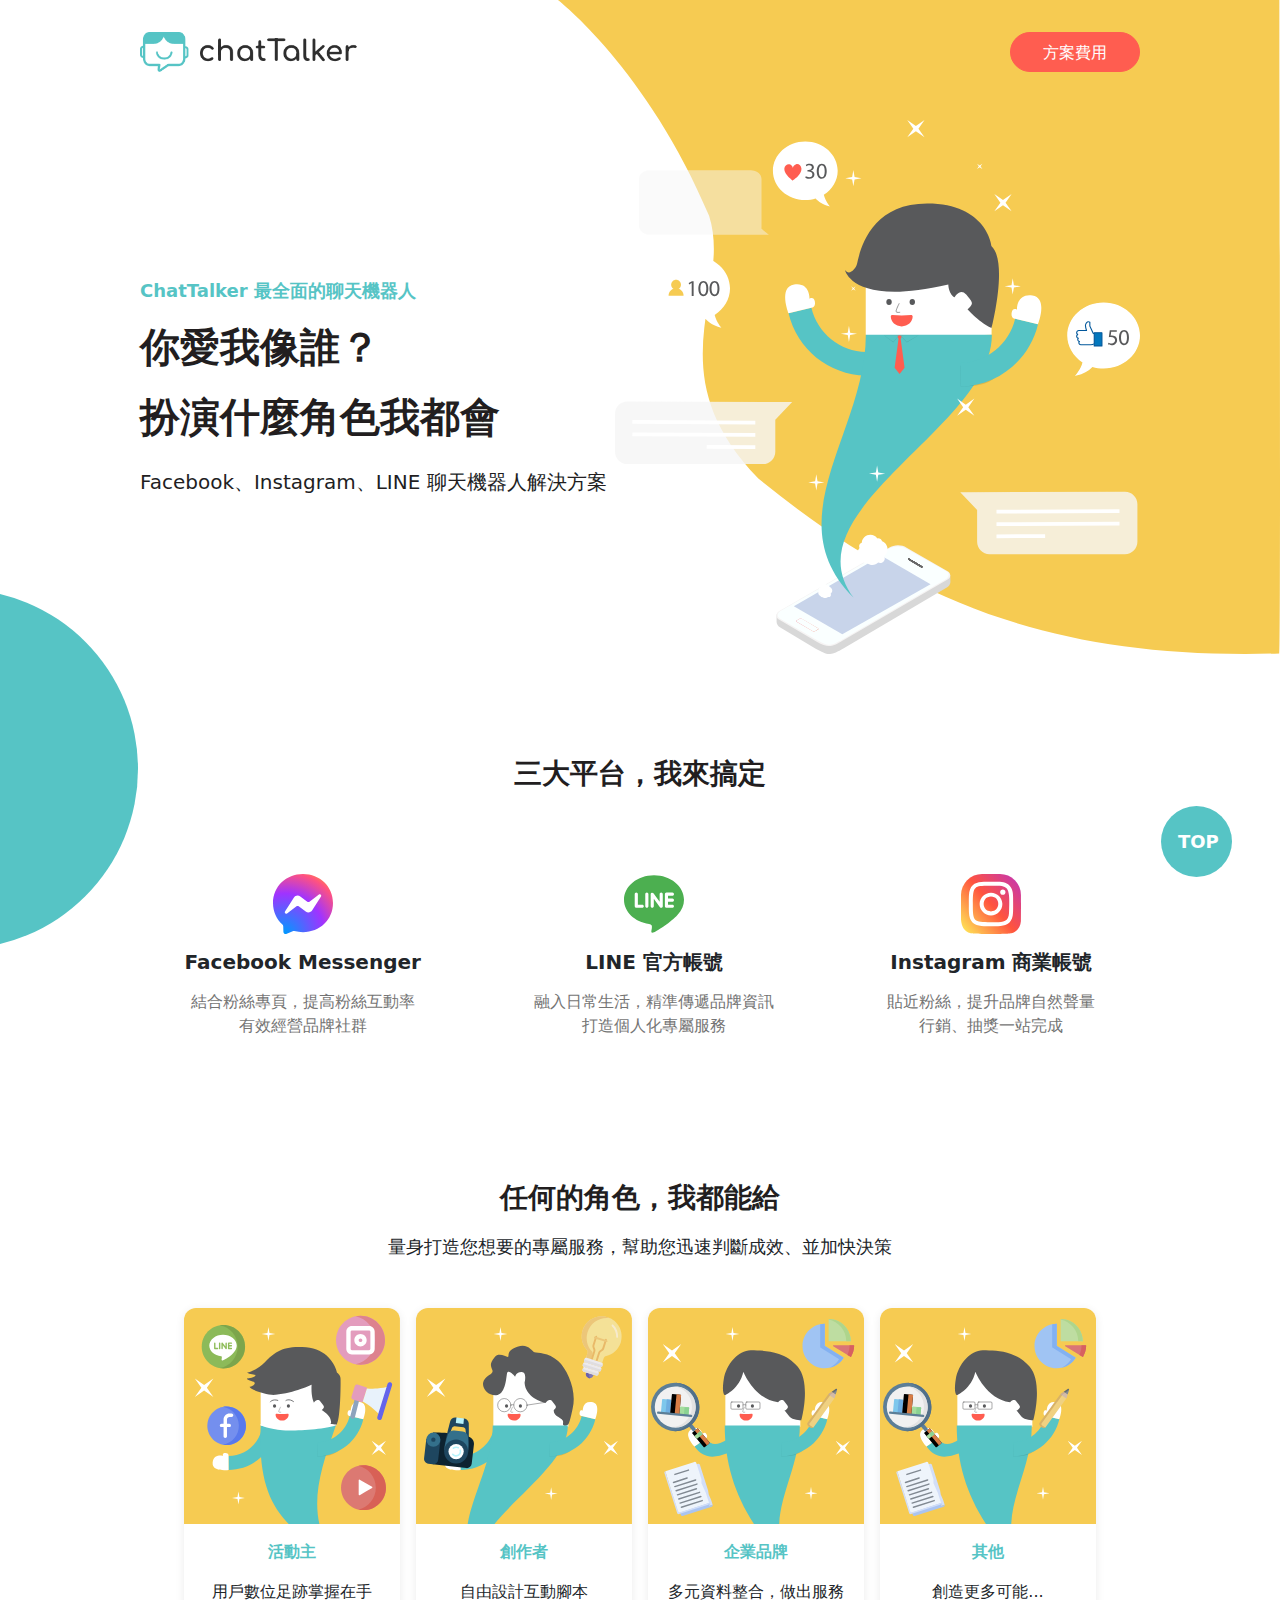
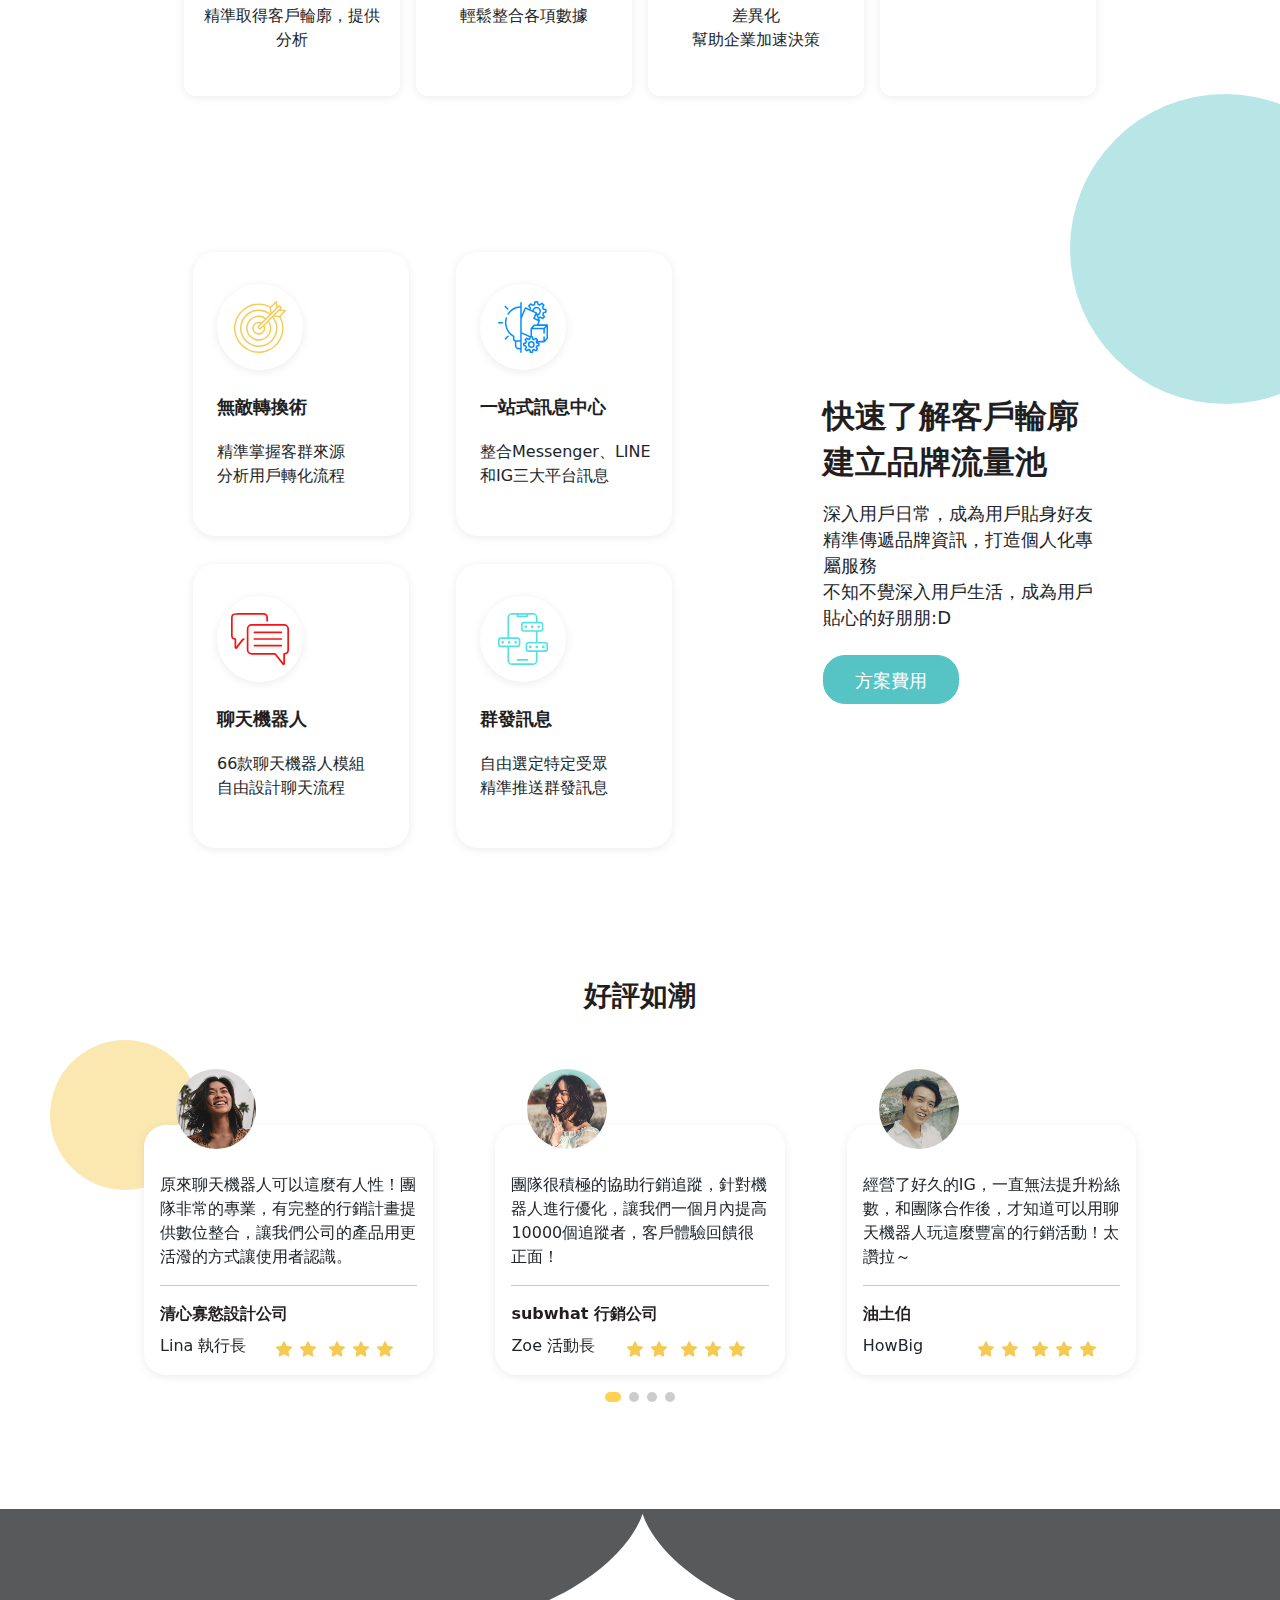
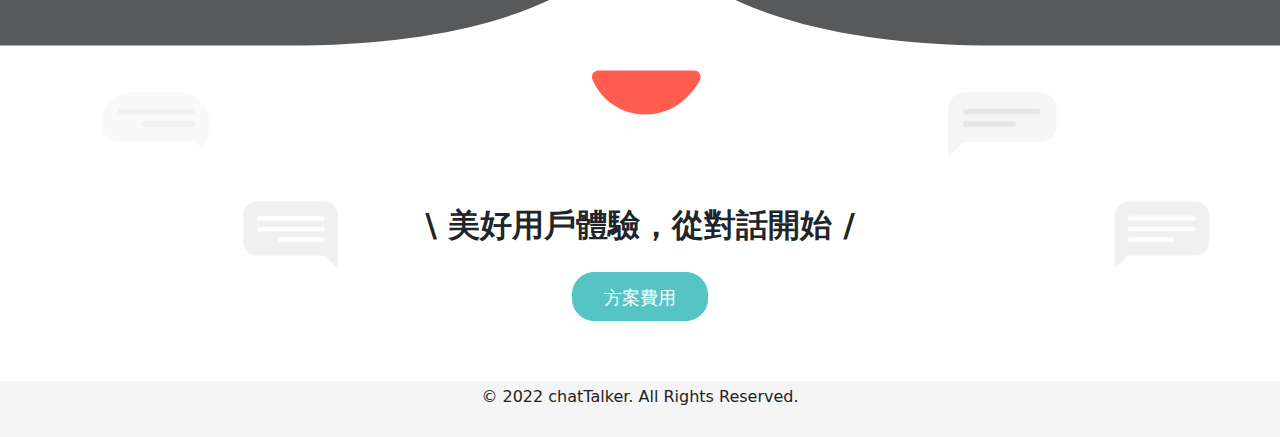
<file: index.html>
<!DOCTYPE html>
<html lang="en">
  <head>
    <meta charset="UTF-8" />
    <meta http-equiv="X-UA-Compatible" content="IE=edge" />
    <meta name="viewport" content="width=device-width, initial-scale=1.0" />
    <link rel="stylesheet" href="styles/bootstrap/bootstrap.css" />
    <link rel="stylesheet" href="styles/index.css" />
    <link
      rel="stylesheet"
      href="https://unpkg.com/swiper@8/swiper-bundle.min.css"
    />

    <title>切版任務二 - chatTalker AI 機器人</title>
  </head>
  <body>
    <div class="ball1"></div>
    <div class="ball2"></div>
    <div class="ball3"></div>
    <a href="#" type="button" class="top"> TOP </a>

    <header>
      <nav class="navbar">
        <a href="#"><img src="images/logo.png" alt="logo" /></a>
        <a type="button" class="btn btn-secondary2" href="./paypage.html">
          方案費用
        </a>
      </nav>
      <div class="title">
        <div class="text">
          <h4 class="text-primary2 fw-bold">ChatTalker 最全面的聊天機器人</h4>
          <h1 class="text-dark2 fw-bold">
            你愛我像誰？ <br />
            扮演什麼角色我都會
          </h1>
          <h5 class="text-dark2">
            Facebook、Instagram、LINE 聊天機器人解決方案
          </h5>
        </div>
        <img src="images/home.svg" alt="home" />
      </div>
    </header>
    <main>
      <div class="platform">
        <h2 class="text-dark2 fw-bold">三大平台，我來搞定</h2>
        <div class="content">
          <div class="card border-0">
            <img
              src="images/messenger.svg"
              class="card-img-top"
              alt="messenger"
            />
            <div class="card-body">
              <h5 class="fw-bold">Facebook Messenger</h5>
              <p class="card-text">
                結合粉絲專頁，提高粉絲互動率
                <br />
                有效經營品牌社群
              </p>
            </div>
          </div>
          <div class="card border-0">
            <img
              src="images/line.svg"
              class="card-img-top"
              alt="LINE 官方帳號"
            />
            <div class="card-body">
              <h5 class="fw-bold">LINE 官方帳號</h5>
              <p class="card-text">
                融入日常生活，精準傳遞品牌資訊 <br />打造個人化專屬服務
              </p>
            </div>
          </div>
          <div class="card border-0">
            <img
              src="images/instagram.svg"
              class="card-img-top"
              alt="Instagram 商業帳號"
            />
            <div class="card-body">
              <h5 class="fw-bold">Instagram 商業帳號</h5>
              <p class="card-text">
                貼近粉絲，提升品牌自然聲量<br />行銷、抽獎一站完成
              </p>
            </div>
          </div>
        </div>
      </div>
      <div class="character">
        <h2 class="text-dark2 fw-bold">任何的角色，我都能給</h2>
        <h4>量身打造您想要的專屬服務，幫助您迅速判斷成效、並加快決策</h4>
        <div class="content">
          <div class="card shadow-icon border-0">
            <img src="images/ch01.svg" class="card-img-top" alt="活動主" />
            <div class="card-body">
              <h4 class="text-primary2 fw-bold">活動主</h4>
              <p class="card-text">
                用戶數位足跡掌握在手<br />精準取得客戶輪廓，提供分析
              </p>
            </div>
          </div>
          <div class="card shadow-icon border-0">
            <img src="images/ch02.svg" class="card-img-top" alt="創作者" />
            <div class="card-body">
              <h4 class="text-primary2 fw-bold">創作者</h4>
              <p class="card-text">自由設計互動腳本 <br />輕鬆整合各項數據</p>
            </div>
          </div>
          <div class="card shadow-icon border-0">
            <img src="images/ch03.svg" class="card-img-top" alt="企業品牌" />
            <div class="card-body">
              <h4 class="text-primary2 fw-bold">企業品牌</h4>
              <p class="card-text">
                多元資料整合，做出服務差異化 <br />
                幫助企業加速決策
              </p>
            </div>
          </div>
          <div class="card shadow-icon border-0">
            <img src="images/ch03.svg" class="card-img-top" alt="其他" />
            <div class="card-body">
              <h4 class="text-primary2 fw-bold">其他</h4>
              <p class="card-text">創造更多可能...</p>
            </div>
          </div>
        </div>
      </div>
      <div class="plan">
        <div class="slogan">
          <div class="card shadow-icon border-0">
            <div class="icon shadow-icon rounded-circle">
              <img
                src="images/icon01.svg"
                class="card-img-top"
                alt="無敵轉換術"
              />
            </div>

            <div class="card-body">
              <h4 class="text-dark2 fw-bold">無敵轉換術</h4>
              <p class="card-text">
                精準掌握客群來源<br />
                分析用戶轉化流程
              </p>
            </div>
          </div>
          <div class="card shadow-icon border-0">
            <div class="icon shadow-icon rounded-circle">
              <img
                src="images/icon02.svg"
                class="card-img-top"
                alt="一站式訊息中心"
              />
            </div>

            <div class="card-body">
              <h4 class="text-dark2 fw-bold">一站式訊息中心</h4>
              <p class="card-text">
                整合Messenger、LINE<br />
                和IG三大平台訊息
              </p>
            </div>
          </div>
          <div class="card shadow-icon border-0">
            <div class="icon shadow-icon rounded-circle">
              <img
                src="images/icon03.svg"
                class="card-img-top"
                alt="聊天機器人"
              />
            </div>

            <div class="card-body">
              <h4 class="text-dark2 fw-bold">聊天機器人</h4>
              <p class="card-text">
                66款聊天機器人模組<br />
                自由設計聊天流程
              </p>
            </div>
          </div>
          <div class="card shadow-icon border-0">
            <div class="icon shadow-icon rounded-circle">
              <img
                src="images/icon04.svg"
                class="card-img-top"
                alt="群發訊息"
              />
            </div>
            <div class="card-body">
              <h4 class="text-dark2 fw-bold">群發訊息</h4>
              <p class="card-text">
                自由選定特定受眾 <br />
                精準推送群發訊息
              </p>
            </div>
          </div>
        </div>
        <div class="text">
          <h2 class="text-dark2 fw-bold">
            快速了解客戶輪廓 <br />
            建立品牌流量池
          </h2>
          <h4>
            深入用戶日常，成為用戶貼身好友<br />
            精準傳遞品牌資訊，打造個人化專屬服務<br />
            不知不覺深入用戶生活，成為用戶貼心的好朋朋:D
          </h4>
          <a type="button" class="btn btn-primary2" href="./paypage.html"
            >方案費用</a
          >
        </div>
      </div>
      <div class="evaluation">
        <h2 class="text-dark2 fw-bold">好評如潮</h2>
        <div class="swiper mySwiper small">
          <div class="swiper-wrapper">
            <div class="swiper-slide">
              <div class="card border-0">
                <img
                  src="images/user01.jpg"
                  class="card-img-top rounded-circle user"
                  alt="user01"
                />
                <div class="card-body shadow-icon rounded">
                  <p class="card-text">
                    原來聊天機器人可以這麼有人性！團隊非常的專業，有完整的行銷計畫提供數位整合，讓我們公司的產品用更活潑的方式讓使用者認識。
                  </p>
                  <hr />
                  <h4 class="text-dark2 fw-bold">清心寡慾設計公司</h4>
                  <div class="job_title">
                    <p>Lina 執行長</p>
                    <div class="star">
                      <img src="images/icon_star.svg" alt="star" /><img
                        src="images/icon_star.svg"
                        alt="star"
                      />
                      <img src="images/icon_star.svg" alt="star" /><img
                        src="images/icon_star.svg"
                        alt="star"
                      /><img src="images/icon_star.svg" alt="star" />
                    </div>
                  </div>
                </div>
              </div>
            </div>

            <div class="swiper-slide">
              <div class="card border-0">
                <img
                  src="images/user02.jpg"
                  class="card-img-top rounded-circle user"
                  alt="user02"
                />
                <div class="card-body shadow-icon rounded">
                  <p class="card-text">
                    團隊很積極的協助行銷追蹤，針對機器人進行優化，讓我們一個月內提高10000個追蹤者，客戶體驗回饋很正面！
                  </p>
                  <hr />
                  <h4 class="text-dark2 fw-bold">subwhat 行銷公司</h4>
                  <div class="job_title">
                    <p>Zoe 活動長</p>
                    <div class="star">
                      <img src="images/icon_star.svg" alt="star" /><img
                        src="images/icon_star.svg"
                        alt="star"
                      />
                      <img src="images/icon_star.svg" alt="star" /><img
                        src="images/icon_star.svg"
                        alt="star"
                      /><img src="images/icon_star.svg" alt="star" />
                    </div>
                  </div>
                </div>
              </div>
            </div>
            <div class="swiper-slide">
              <div class="card border-0">
                <img
                  src="images/user03.jpg"
                  class="card-img-top rounded-circle user"
                  alt="user03"
                />
                <div class="card-body shadow-icon rounded">
                  <p class="card-text">
                    經營了好久的IG，一直無法提升粉絲數，和團隊合作後，才知道可以用聊天機器人玩這麼豐富的行銷活動！太讚拉～
                  </p>
                  <hr />
                  <h4 class="text-dark2 fw-bold">油土伯</h4>
                  <div class="job_title">
                    <p>HowBig</p>
                    <div class="star">
                      <img src="images/icon_star.svg" alt="star" /><img
                        src="images/icon_star.svg"
                        alt="star"
                      />
                      <img src="images/icon_star.svg" alt="star" /><img
                        src="images/icon_star.svg"
                        alt="star"
                      /><img src="images/icon_star.svg" alt="star" />
                    </div>
                  </div>
                </div>
              </div>
            </div>
            <div class="swiper-slide">
              <div class="card border-0">
                <img
                  src="images/user04.jfif"
                  class="card-img-top rounded-circle user"
                  alt="user03"
                />
                <div class="card-body shadow-icon rounded">
                  <p class="card-text">
                    玩社群平台這麼久，粉絲都卡住無法提升，試過許多方法都不行，終於讓我找到課程可以在這方面增進了！
                  </p>
                  <hr />
                  <h4 class="text-dark2 fw-bold">網紅新兵</h4>
                  <div class="job_title">
                    <p>蔡大頭</p>
                    <div class="star">
                      <img src="images/icon_star.svg" alt="star" /><img
                        src="images/icon_star.svg"
                        alt="star"
                      />
                      <img src="images/icon_star.svg" alt="star" /><img
                        src="images/icon_star.svg"
                        alt="star"
                      /><img src="images/icon_star.svg" alt="star" />
                    </div>
                  </div>
                </div>
              </div>
            </div>
            <div class="swiper-slide">
              <div class="card border-0">
                <img
                  src="images/user05.svg"
                  class="card-img-top rounded-circle user"
                  alt="user03"
                />
                <div class="card-body shadow-icon rounded">
                  <p class="card-text">
                    我就衝著課程便宜來的，結果不小心就愛上老師的教學方式，現在我已經買了好幾堂課程準備成為專業人才～
                  </p>
                  <hr />
                  <h4 class="text-dark2 fw-bold">新鮮肝</h4>
                  <div class="job_title">
                    <p>協槓青年</p>
                    <div class="star">
                      <img src="images/icon_star.svg" alt="star" /><img
                        src="images/icon_star.svg"
                        alt="star"
                      />
                      <img src="images/icon_star.svg" alt="star" /><img
                        src="images/icon_star.svg"
                        alt="star"
                      /><img src="images/icon_star.svg" alt="star" />
                    </div>
                  </div>
                </div>
              </div>
            </div>
            <div class="swiper-slide">
              <div class="card border-0">
                <img
                  src="images/user06.png"
                  class="card-img-top rounded-circle user"
                  alt="user03"
                />
                <div class="card-body shadow-icon rounded">
                  <p class="card-text">
                    走過路過看一下，不想再被公司的工程師呼攏，決定自己來上點專業課程，回頭好當個專業PM！
                  </p>
                  <hr />
                  <h4 class="text-dark2 fw-bold">專業PM</h4>
                  <div class="job_title">
                    <p>Lisa</p>
                    <div class="star">
                      <img src="images/icon_star.svg" alt="star" /><img
                        src="images/icon_star.svg"
                        alt="star"
                      />
                      <img src="images/icon_star.svg" alt="star" /><img
                        src="images/icon_star.svg"
                        alt="star"
                      /><img src="images/icon_star.svg" alt="star" />
                    </div>
                  </div>
                </div>
              </div>
            </div>
          </div>
          <div class="swiper-pagination"></div>
        </div>
        <div class="swiper mySwiper large">
          <div class="swiper-wrapper">
            <div class="swiper-slide">
              <div class="card border-0">
                <img
                  src="images/user01.jpg"
                  class="card-img-top rounded-circle user"
                  alt="user01"
                />
                <div class="card-body shadow-icon rounded">
                  <p class="card-text">
                    原來聊天機器人可以這麼有人性！團隊非常的專業，有完整的行銷計畫提供數位整合，讓我們公司的產品用更活潑的方式讓使用者認識。
                  </p>
                  <hr />
                  <h4 class="text-dark2 fw-bold">清心寡慾設計公司</h4>
                  <div class="job_title">
                    <p>Lina 執行長</p>
                    <div class="star">
                      <img src="images/icon_star.svg" alt="star" /><img
                        src="images/icon_star.svg"
                        alt="star"
                      />
                      <img src="images/icon_star.svg" alt="star" /><img
                        src="images/icon_star.svg"
                        alt="star"
                      /><img src="images/icon_star.svg" alt="star" />
                    </div>
                  </div>
                </div>
              </div>
            </div>

            <div class="swiper-slide">
              <div class="card border-0">
                <img
                  src="images/user02.jpg"
                  class="card-img-top rounded-circle user"
                  alt="user02"
                />
                <div class="card-body shadow-icon rounded">
                  <p class="card-text">
                    團隊很積極的協助行銷追蹤，針對機器人進行優化，讓我們一個月內提高10000個追蹤者，客戶體驗回饋很正面！
                  </p>
                  <hr />
                  <h4 class="text-dark2 fw-bold">subwhat 行銷公司</h4>
                  <div class="job_title">
                    <p>Zoe 活動長</p>
                    <div class="star">
                      <img src="images/icon_star.svg" alt="star" /><img
                        src="images/icon_star.svg"
                        alt="star"
                      />
                      <img src="images/icon_star.svg" alt="star" /><img
                        src="images/icon_star.svg"
                        alt="star"
                      /><img src="images/icon_star.svg" alt="star" />
                    </div>
                  </div>
                </div>
              </div>
            </div>
            <div class="swiper-slide">
              <div class="card border-0">
                <img
                  src="images/user03.jpg"
                  class="card-img-top rounded-circle user"
                  alt="user03"
                />
                <div class="card-body shadow-icon rounded">
                  <p class="card-text">
                    經營了好久的IG，一直無法提升粉絲數，和團隊合作後，才知道可以用聊天機器人玩這麼豐富的行銷活動！太讚拉～
                  </p>
                  <hr />
                  <h4 class="text-dark2 fw-bold">油土伯</h4>
                  <div class="job_title">
                    <p>HowBig</p>
                    <div class="star">
                      <img src="images/icon_star.svg" alt="star" /><img
                        src="images/icon_star.svg"
                        alt="star"
                      />
                      <img src="images/icon_star.svg" alt="star" /><img
                        src="images/icon_star.svg"
                        alt="star"
                      /><img src="images/icon_star.svg" alt="star" />
                    </div>
                  </div>
                </div>
              </div>
            </div>
            <div class="swiper-slide">
              <div class="card border-0">
                <img
                  src="images/user04.jfif"
                  class="card-img-top rounded-circle user"
                  alt="user03"
                />
                <div class="card-body shadow-icon rounded">
                  <p class="card-text">
                    玩社群平台這麼久，粉絲都卡住無法提升，試過許多方法都不行，終於讓我找到課程可以在這方面增進了！
                  </p>
                  <hr />
                  <h4 class="text-dark2 fw-bold">網紅新兵</h4>
                  <div class="job_title">
                    <p>蔡大頭</p>
                    <div class="star">
                      <img src="images/icon_star.svg" alt="star" /><img
                        src="images/icon_star.svg"
                        alt="star"
                      />
                      <img src="images/icon_star.svg" alt="star" /><img
                        src="images/icon_star.svg"
                        alt="star"
                      /><img src="images/icon_star.svg" alt="star" />
                    </div>
                  </div>
                </div>
              </div>
            </div>
            <div class="swiper-slide">
              <div class="card border-0">
                <img
                  src="images/user05.svg"
                  class="card-img-top rounded-circle user"
                  alt="user03"
                />
                <div class="card-body shadow-icon rounded">
                  <p class="card-text">
                    我就衝著課程便宜來的，結果不小心就愛上老師的教學方式，現在我已經買了好幾堂課程準備成為專業人才～
                  </p>
                  <hr />
                  <h4 class="text-dark2 fw-bold">新鮮肝</h4>
                  <div class="job_title">
                    <p>協槓青年</p>
                    <div class="star">
                      <img src="images/icon_star.svg" alt="star" /><img
                        src="images/icon_star.svg"
                        alt="star"
                      />
                      <img src="images/icon_star.svg" alt="star" /><img
                        src="images/icon_star.svg"
                        alt="star"
                      /><img src="images/icon_star.svg" alt="star" />
                    </div>
                  </div>
                </div>
              </div>
            </div>
            <div class="swiper-slide">
              <div class="card border-0">
                <img
                  src="images/user06.png"
                  class="card-img-top rounded-circle user"
                  alt="user03"
                />
                <div class="card-body shadow-icon rounded">
                  <p class="card-text">
                    走過路過看一下，不想再被公司的工程師呼攏，決定自己來上點專業課程，回頭好當個專業PM！
                  </p>
                  <hr />
                  <h4 class="text-dark2 fw-bold">專業PM</h4>
                  <div class="job_title">
                    <p>Lisa</p>
                    <div class="star">
                      <img src="images/icon_star.svg" alt="star" /><img
                        src="images/icon_star.svg"
                        alt="star"
                      />
                      <img src="images/icon_star.svg" alt="star" /><img
                        src="images/icon_star.svg"
                        alt="star"
                      /><img src="images/icon_star.svg" alt="star" />
                    </div>
                  </div>
                </div>
              </div>
            </div>
          </div>
          <div class="swiper-pagination"></div>
        </div>
      </div>
    </main>
    <footer>
      <div class="text">
        <p class="texr-dark2 fw-bold">\ 美好用戶體驗，從對話開始 /</p>
        <a type="button" class="btn btn-primary2" href="./paypage.html"
          >方案費用</a
        >
      </div>
      <div class="copyright">
        <p>© 2022 chatTalker. All Rights Reserved.</p>
      </div>
    </footer>

    <!-- Swiper JS -->
    <script src="https://unpkg.com/swiper/swiper-bundle.min.js"></script>

    <!-- Initialize Swiper -->
    <script>
      var swiper = new Swiper('.small', {
        pagination: {
          el: '.swiper-pagination',
        },
      });
      var swiper = new Swiper('.large', {
        slidesPerView: 3,
        spaceBetween: 30,
        pagination: {
          el: '.swiper-pagination',
        },
      });
    </script>
  </body>
</html>
</file>
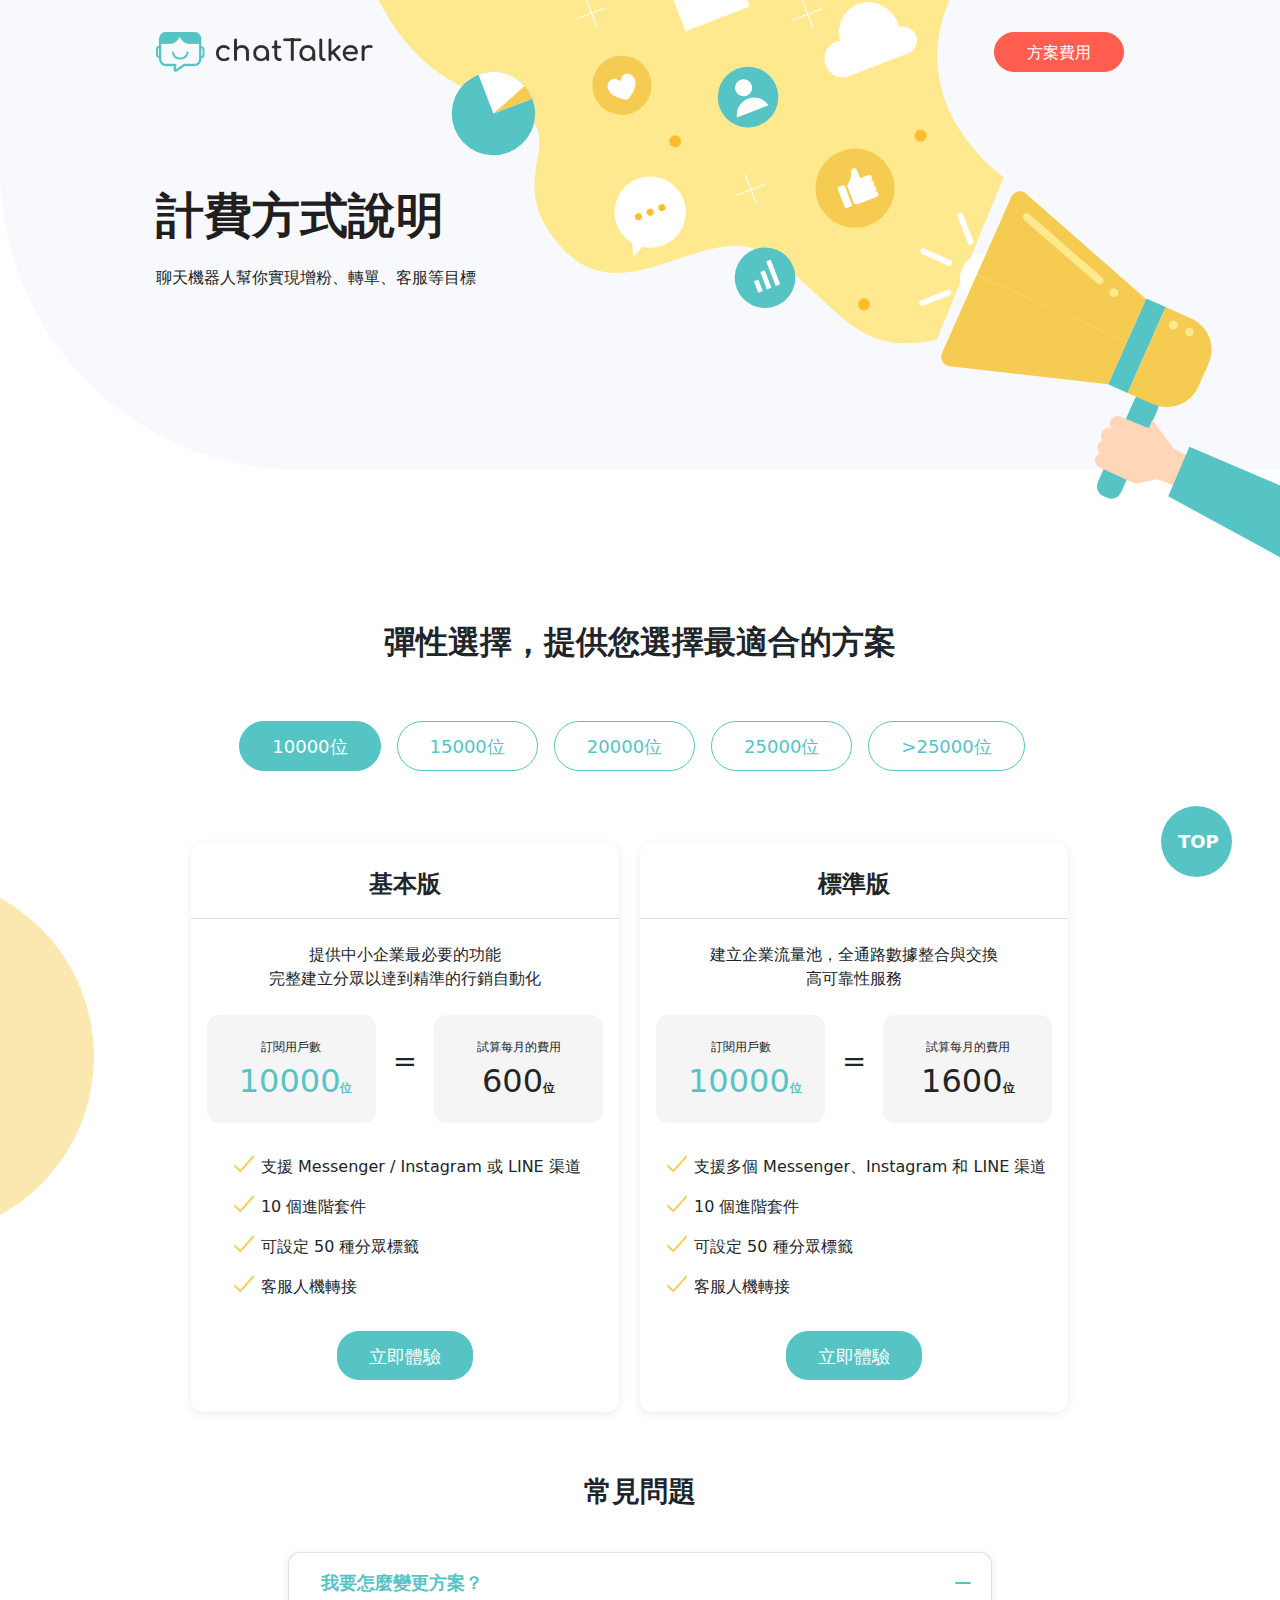
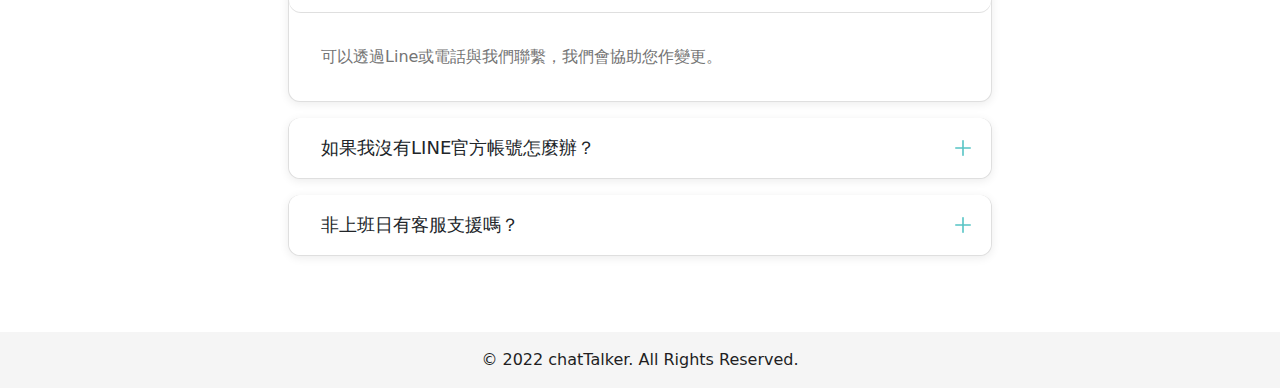
<file: paypage.html>
<!DOCTYPE html>
<html lang="en">
  <head>
    <meta charset="UTF-8" />
    <meta http-equiv="X-UA-Compatible" content="IE=edge" />
    <meta name="viewport" content="width=device-width, initial-scale=1.0" />
    <link rel="stylesheet" href="styles/bootstrap/bootstrap.css" />
    <link rel="stylesheet" href="styles/paypage.css" />
    <title>切版任務二 - chatTalker AI 機器人</title>
  </head>
  <body>
    <div class="ball3"></div>
    <div class="bg"></div>
    <a href="#" type="button" class="top"> TOP </a>
    <header>
      <nav class="navbar">
        <a href="./index.html"><img src="images/logo.png" alt="logo" /></a>
        <a type="button" class="btn btn-secondary2" href="./paypage.html">
          方案費用
        </a>
      </nav>
      <div class="title">
        <div class="text">
          <h1 class="text-dark2 fw-bold">計費方式說明</h1>
          <h5 class="text-dark2">聊天機器人幫你實現增粉、轉單、客服等目標</h5>
        </div>
      </div>
    </header>
    <main>
      <div class="program">
        <h1 class="fw-bold">彈性選擇，提供您選擇最適合的方案</h1>
        <div class="price">
          <button
            id="b1"
            onclick="p10000()"
            type="button"
            class="p_btn btn btn-outline-primary2 active"
          >
            10000位</button
          ><button
            id="b2"
            onclick="p15000()"
            type="button"
            class="p_btn btn btn-outline-primary2"
          >
            15000位</button
          ><button
            id="b3"
            onclick="p20000()"
            type="button"
            class="p_btn btn btn-outline-primary2"
          >
            20000位</button
          ><button
            id="b4"
            onclick="p25000()"
            type="button"
            class="p_btn btn btn-outline-primary2"
          >
            25000位</button
          ><button
            id="b5"
            onclick="p250001()"
            type="button"
            class="p_btn btn btn-outline-primary2"
          >
            >25000位
          </button>
        </div>
        <div id="p10000">
          <div class="version 10000" id="p10000">
            <div class="card basic shadow-icon">
              <h2 class="card-header fw-bold">基本版</h2>
              <div class="card-body">
                <h5 class="card-title">
                  提供中小企業最必要的功能
                  <br />
                  完整建立分眾以達到精準的行銷自動化
                </h5>
                <div class="formula">
                  <div class="cube">
                    <p>訂閱用戶數</p>
                    <h3 class="text-primary2">
                      10000<span class="fw-bold">位</span>
                    </h3>
                  </div>
                  <p class="equal">=</p>
                  <div class="cube">
                    <p>試算每月的費用</p>
                    <h3>600<span class="fw-bold">位</span></h3>
                  </div>
                </div>
                <ul>
                  <li>支援 Messenger / Instagram 或 LINE 渠道</li>
                  <li>10 個進階套件</li>
                  <li>可設定 50 種分眾標籤</li>
                  <li>客服人機轉接</li>
                </ul>
                <a href="#" class="btn btn-primary2">立即體驗</a>
              </div>
            </div>
            <div class="card standard shadow-icon">
              <h2 class="card-header fw-bold">標準版</h2>
              <div class="card-body">
                <h5 class="card-title">
                  建立企業流量池，全通路數據整合與交換 <br />
                  高可靠性服務
                </h5>
                <div class="formula">
                  <div class="cube">
                    <p>訂閱用戶數</p>
                    <h3 class="text-primary2">
                      10000<span class="fw-bold">位</span>
                    </h3>
                  </div>
                  <p class="equal">=</p>
                  <div class="cube">
                    <p>試算每月的費用</p>
                    <h3>1600<span class="fw-bold">位</span></h3>
                  </div>
                </div>
                <ul>
                  <li>支援多個 Messenger、Instagram 和 LINE 渠道</li>
                  <li>10 個進階套件</li>
                  <li>可設定 50 種分眾標籤</li>
                  <li>客服人機轉接</li>
                </ul>
                <a href="#" class="btn btn-primary2">立即體驗</a>
              </div>
            </div>
          </div>
        </div>
        <div id="p15000" style="display: none">
          <div class="version 15000">
            <div class="card basic shadow-icon">
              <h2 class="card-header fw-bold">基本版</h2>
              <div class="card-body">
                <h5 class="card-title">
                  提供中小企業最必要的功能
                  <br />
                  完整建立分眾以達到精準的行銷自動化
                </h5>
                <div class="formula">
                  <div class="cube">
                    <p>訂閱用戶數</p>
                    <h3 class="text-primary2">
                      15000<span class="fw-bold">位</span>
                    </h3>
                  </div>
                  <p class="equal">=</p>
                  <div class="cube">
                    <p>試算每月的費用</p>
                    <h3>600<span class="fw-bold">位</span></h3>
                  </div>
                </div>
                <ul>
                  <li>支援 Messenger / Instagram 或 LINE 渠道</li>
                  <li>10 個進階套件</li>
                  <li>可設定 50 種分眾標籤</li>
                  <li>客服人機轉接</li>
                </ul>
                <a href="#" class="btn btn-primary2">立即體驗</a>
              </div>
            </div>
            <div class="card standard shadow-icon">
              <h2 class="card-header fw-bold">標準版</h2>
              <div class="card-body">
                <h5 class="card-title">
                  建立企業流量池，全通路數據整合與交換 <br />
                  高可靠性服務
                </h5>
                <div class="formula">
                  <div class="cube">
                    <p>訂閱用戶數</p>
                    <h3 class="text-primary2">
                      15000<span class="fw-bold">位</span>
                    </h3>
                  </div>
                  <p class="equal">=</p>
                  <div class="cube">
                    <p>試算每月的費用</p>
                    <h3>1600<span class="fw-bold">位</span></h3>
                  </div>
                </div>
                <ul>
                  <li>支援多個 Messenger、Instagram 和 LINE 渠道</li>
                  <li>10 個進階套件</li>
                  <li>可設定 50 種分眾標籤</li>
                  <li>客服人機轉接</li>
                </ul>
                <a href="#" class="btn btn-primary2">立即體驗</a>
              </div>
            </div>
          </div>
        </div>

        <div id="p20000" style="display: none">
          <div class="version 20000">
            <div class="card basic shadow-icon">
              <h2 class="card-header fw-bold">基本版</h2>
              <div class="card-body">
                <h5 class="card-title">
                  提供中小企業最必要的功能
                  <br />
                  完整建立分眾以達到精準的行銷自動化
                </h5>
                <div class="formula">
                  <div class="cube">
                    <p>訂閱用戶數</p>
                    <h3 class="text-primary2">
                      20000<span class="fw-bold">位</span>
                    </h3>
                  </div>
                  <p class="equal">=</p>
                  <div class="cube">
                    <p>試算每月的費用</p>
                    <h3>2000<span class="fw-bold">位</span></h3>
                  </div>
                </div>
                <ul>
                  <li>支援 Messenger / Instagram 或 LINE 渠道</li>
                  <li>10 個進階套件</li>
                  <li>可設定 50 種分眾標籤</li>
                  <li>客服人機轉接</li>
                </ul>
                <a href="#" class="btn btn-primary2">立即體驗</a>
              </div>
            </div>
            <div class="card standard shadow-icon">
              <h2 class="card-header fw-bold">標準版</h2>
              <div class="card-body">
                <h5 class="card-title">
                  建立企業流量池，全通路數據整合與交換 <br />
                  高可靠性服務
                </h5>
                <div class="formula">
                  <div class="cube">
                    <p>訂閱用戶數</p>
                    <h3 class="text-primary2">
                      20000<span class="fw-bold">位</span>
                    </h3>
                  </div>
                  <p class="equal">=</p>
                  <div class="cube">
                    <p>試算每月的費用</p>
                    <h3>2600<span class="fw-bold">位</span></h3>
                  </div>
                </div>
                <ul>
                  <li>支援多個 Messenger、Instagram 和 LINE 渠道</li>
                  <li>10 個進階套件</li>
                  <li>可設定 50 種分眾標籤</li>
                  <li>客服人機轉接</li>
                </ul>
                <a href="#" class="btn btn-primary2">立即體驗</a>
              </div>
            </div>
          </div>
        </div>

        <div id="p25000" style="display: none">
          <div class="version 25000">
            <div class="card basic shadow-icon">
              <h2 class="card-header fw-bold">基本版</h2>
              <div class="card-body">
                <h5 class="card-title">
                  提供中小企業最必要的功能
                  <br />
                  完整建立分眾以達到精準的行銷自動化
                </h5>
                <div class="formula">
                  <div class="cube">
                    <p>訂閱用戶數</p>
                    <h3 class="text-primary2">
                      25000<span class="fw-bold">位</span>
                    </h3>
                  </div>
                  <p class="equal">=</p>
                  <div class="cube">
                    <p>試算每月的費用</p>
                    <h3>2600<span class="fw-bold">位</span></h3>
                  </div>
                </div>
                <ul>
                  <li>支援 Messenger / Instagram 或 LINE 渠道</li>
                  <li>10 個進階套件</li>
                  <li>可設定 50 種分眾標籤</li>
                  <li>客服人機轉接</li>
                </ul>
                <a href="#" class="btn btn-primary2">立即體驗</a>
              </div>
            </div>
            <div class="card standard shadow-icon">
              <h2 class="card-header fw-bold">標準版</h2>
              <div class="card-body">
                <h5 class="card-title">
                  建立企業流量池，全通路數據整合與交換 <br />
                  高可靠性服務
                </h5>
                <div class="formula">
                  <div class="cube">
                    <p>訂閱用戶數</p>
                    <h3 class="text-primary2">
                      25000<span class="fw-bold">位</span>
                    </h3>
                  </div>
                  <p class="equal">=</p>
                  <div class="cube">
                    <p>試算每月的費用</p>
                    <h3>3000<span class="fw-bold">位</span></h3>
                  </div>
                </div>
                <ul>
                  <li>支援多個 Messenger、Instagram 和 LINE 渠道</li>
                  <li>10 個進階套件</li>
                  <li>可設定 50 種分眾標籤</li>
                  <li>客服人機轉接</li>
                </ul>
                <a href="#" class="btn btn-primary2">立即體驗</a>
              </div>
            </div>
          </div>
        </div>

        <div id="p250001" style="display: none">
          <div class="version 250001">
            <div class="card basic shadow-icon">
              <h2 class="card-header fw-bold">基本版</h2>
              <div class="card-body">
                <h5 class="card-title">
                  提供中小企業最必要的功能
                  <br />
                  完整建立分眾以達到精準的行銷自動化
                </h5>
                <div class="formula">
                  <div class="cube">
                    <p>訂閱用戶數</p>
                    <h3 class="text-primary2">
                      >25000<span class="fw-bold">位</span>
                    </h3>
                  </div>
                  <p class="equal">=</p>
                  <div class="cube">
                    <p>試算每月的費用</p>
                    <h3>3000<span class="fw-bold">位</span></h3>
                  </div>
                </div>
                <ul>
                  <li>支援 Messenger / Instagram 或 LINE 渠道</li>
                  <li>10 個進階套件</li>
                  <li>可設定 50 種分眾標籤</li>
                  <li>客服人機轉接</li>
                </ul>
                <a href="#" class="btn btn-primary2">立即體驗</a>
              </div>
            </div>
            <div class="card standard shadow-icon">
              <h2 class="card-header fw-bold">標準版</h2>
              <div class="card-body">
                <h5 class="card-title">
                  建立企業流量池，全通路數據整合與交換 <br />
                  高可靠性服務
                </h5>
                <div class="formula">
                  <div class="cube">
                    <p>訂閱用戶數</p>
                    <h3 class="text-primary2">
                      >25000<span class="fw-bold">位</span>
                    </h3>
                  </div>
                  <p class="equal">=</p>
                  <div class="cube">
                    <p>試算每月的費用</p>
                    <h3>3600<span class="fw-bold">位</span></h3>
                  </div>
                </div>
                <ul>
                  <li>支援多個 Messenger、Instagram 和 LINE 渠道</li>
                  <li>10 個進階套件</li>
                  <li>可設定 50 種分眾標籤</li>
                  <li>客服人機轉接</li>
                </ul>
                <a href="#" class="btn btn-primary2">立即體驗</a>
              </div>
            </div>
          </div>
        </div>
      </div>
      <div class="question">
        <h1 class="fw-bold">常見問題</h1>
        <div class="accordion" id="accordionExample">
          <div class="accordion-item shadow-icon">
            <h2 class="accordion-header" id="headingOne">
              <button
                class="accordion-button"
                type="button"
                data-bs-toggle="collapse"
                data-bs-target="#collapseOne"
                aria-expanded="true"
                aria-controls="collapseOne"
              >
                我要怎麼變更方案？
              </button>
            </h2>
            <div
              id="collapseOne"
              class="accordion-collapse collapse show"
              aria-labelledby="headingOne"
              data-bs-parent="#accordionExample"
            >
              <div class="accordion-body">
                可以透過Line或電話與我們聯繫，我們會協助您作變更。
              </div>
            </div>
          </div>
          <div class="accordion-item shadow-icon">
            <h2 class="accordion-header" id="headingTwo">
              <button
                class="accordion-button collapsed"
                type="button"
                data-bs-toggle="collapse"
                data-bs-target="#collapseTwo"
                aria-expanded="false"
                aria-controls="collapseTwo"
              >
                如果我沒有LINE官方帳號怎麼辦？
              </button>
            </h2>
            <div
              id="collapseTwo"
              class="accordion-collapse collapse"
              aria-labelledby="headingTwo"
              data-bs-parent="#accordionExample"
            >
              <div class="accordion-body">
                我們有官方客服的專線，歡迎撥打電話與我們聯絡。
              </div>
            </div>
          </div>
          <div class="accordion-item shadow-icon">
            <h2 class="accordion-header" id="headingThree">
              <button
                class="accordion-button collapsed"
                type="button"
                data-bs-toggle="collapse"
                data-bs-target="#collapseThree"
                aria-expanded="false"
                aria-controls="collapseThree"
              >
                非上班日有客服支援嗎？
              </button>
            </h2>
            <div
              id="collapseThree"
              class="accordion-collapse collapse"
              aria-labelledby="headingThree"
              data-bs-parent="#accordionExample"
            >
              <div class="accordion-body shadow-icon">
                當然哦！我們錢都收了，不會拋棄你的！
                請您直接來我們公司，我們假日也都在辦公室。
              </div>
            </div>
          </div>
        </div>
      </div>
    </main>
    <footer>
      <div class="copyright">
        <p>© 2022 chatTalker. All Rights Reserved.</p>
      </div>
    </footer>
    <script src="./js/bootstrap.bundle.min.js"></script>
    <script>
      var p1 = document.getElementById('p10000');
      var p2 = document.getElementById('p15000');
      var p3 = document.getElementById('p20000');
      var p4 = document.getElementById('p25000');
      var p5 = document.getElementById('p250001');
      var b1 = document.getElementById('b1');
      var b2 = document.getElementById('b2');
      var b3 = document.getElementById('b3');
      var b4 = document.getElementById('b4');
      var b5 = document.getElementById('b5');

      function p10000() {
        clear();
        b1.classList.add('active');
        p1.style.display = 'flex';
        p2.style.display = 'none';
        p3.style.display = 'none';
        p4.style.display = 'none';
        p5.style.display = 'none';
      }
      function p15000() {
        clear();
        b2.classList.add('active');
        p1.style.display = 'none';
        p2.style.display = 'flex';
        p3.style.display = 'none';
        p4.style.display = 'none';
        p5.style.display = 'none';
      }
      function p20000() {
        clear();
        b2.classList.add('active');
        p1.style.display = 'none';
        p2.style.display = 'none';
        p3.style.display = 'flex';
        p4.style.display = 'none';
        p5.style.display = 'none';
      }
      function p25000() {
        clear();
        b2.classList.add('active');
        p1.style.display = 'none';
        p2.style.display = 'none';
        p3.style.display = 'none';
        p4.style.display = 'flex';
        p5.style.display = 'none';
      }
      function p250001() {
        clear();
        b2.classList.add('active');
        p1.style.display = 'none';
        p2.style.display = 'none';
        p3.style.display = 'none';
        p4.style.display = 'none';
        p5.style.display = 'flex';
      }
      function clear() {
        var p = document.getElementsByClassName('p_btn');
        //console.log(p_btn.length);
        for (var i = 0; i < p.length; i++) {
          p[i].classList.remove('active');
        }
      }
    </script>
  </body>
</html>
</file>
<file: styles/index.css>
*,
*:before,
*:after {
  -webkit-box-sizing: border-box;
          box-sizing: border-box;
}

.btn {
  color: white;
}

.btn-secondary2 {
  padding: 8px 32px;
  height: 40px;
}

.btn-primary2 {
  padding: 12px 30px;
  width: 136px;
  height: 49px;
  line-height: 26px;
  font-size: 18px;
}

body {
  position: relative;
}

body .ball1 {
  position: absolute;
  z-index: 1;
  background-image: url(../images/ball01.svg);
  background-size: contain;
  top: 743px;
  left: -77px;
  width: 126px;
  height: 126px;
}

body .ball2 {
  z-index: 1;
  position: absolute;
  background-image: url(../images/ball02.svg);
  background-size: cover;
  background-repeat: no-repeat;
  top: 3067px;
  right: 0;
  background-position: left;
  width: 88px;
  height: 135px;
}

body .ball3 {
  position: absolute;
  z-index: 1;
  background-image: url(../images/ball03.svg);
  background-size: cover;
  background-position: right;
  top: 4827px;
  left: 0px;
  width: 77px;
  height: 153px;
}

body .top {
  color: white;
  font-size: 14px;
  line-height: 14px;
  font-weight: bold;
  text-decoration: none;
  border-radius: 100%;
  width: 50px;
  height: 50px;
  background-color: #56c4c5;
  position: fixed;
  z-index: 100;
  background-position: right;
  right: 16px;
  bottom: 16px;
  padding-top: 18px;
  padding-left: 11px;
}

body header {
  padding-top: 16px;
}

body header .navbar {
  padding-left: 16px;
  padding-right: 16px;
  display: -webkit-box;
  display: -ms-flexbox;
  display: flex;
  -webkit-box-pack: justify;
      -ms-flex-pack: justify;
          justify-content: space-between;
  -webkit-box-align: center;
      -ms-flex-align: center;
          align-items: center;
  padding-bottom: 16px;
  margin: 0;
  border-bottom: 2px solid #ffd153;
}

body header .navbar a img {
  height: 24px;
  -o-object-fit: contain;
     object-fit: contain;
}

body header .title {
  margin-left: 16px;
  margin-right: 16px;
  background-image: url(../images/bg_home_sm.svg);
  background-repeat: no-repeat;
  background-position: bottom;
  background-size: contain;
  margin-top: 32px;
}

body header .title .text h4 {
  font-size: 16px;
  line-height: 24px;
  margin-bottom: 8px;
}

body header .title .text h1 {
  font-size: 32px;
  line-height: 46px;
  margin-bottom: 16px;
}

body header .title .text h5 {
  font-size: 16px;
  line-height: 24px;
  margin-bottom: 32px;
}

body main {
  position: -webkit-sticky;
  position: sticky;
  z-index: 2;
  margin: 0px 20px;
}

body main .platform {
  margin-top: 60px;
  display: -webkit-box;
  display: -ms-flexbox;
  display: flex;
  -webkit-box-orient: vertical;
  -webkit-box-direction: normal;
      -ms-flex-direction: column;
          flex-direction: column;
  -webkit-box-pack: center;
      -ms-flex-pack: center;
          justify-content: center;
  -webkit-box-align: center;
      -ms-flex-align: center;
          align-items: center;
}

body main .platform h2 {
  font-size: 28px;
  line-height: 40px;
  margin-bottom: 32px;
}

body main .platform .content .card {
  background-color: transparent;
  display: -webkit-box;
  display: -ms-flexbox;
  display: flex;
  -webkit-box-orient: vertical;
  -webkit-box-direction: normal;
      -ms-flex-direction: column;
          flex-direction: column;
  -webkit-box-pack: center;
      -ms-flex-pack: center;
          justify-content: center;
  -webkit-box-align: center;
      -ms-flex-align: center;
          align-items: center;
  margin-bottom: 24px;
}

body main .platform .content .card img {
  width: 60px;
  height: 60px;
}

body main .platform .content .card h5 {
  text-align: center;
  margin-bottom: 16px;
}

body main .platform .content .card p {
  color: #747474;
  text-align: center;
}

body main .character h2 {
  font-size: 28px;
  line-height: 40px;
  margin-bottom: 16px;
  text-align: center;
}

body main .character h4 {
  font-size: 18px;
  line-height: 26px;
  margin-bottom: 32px;
  text-align: center;
}

body main .character .content {
  display: -webkit-box;
  display: -ms-flexbox;
  display: flex;
  -webkit-box-orient: vertical;
  -webkit-box-direction: normal;
      -ms-flex-direction: column;
          flex-direction: column;
  -webkit-box-pack: center;
      -ms-flex-pack: center;
          justify-content: center;
  -webkit-box-align: center;
      -ms-flex-align: center;
          align-items: center;
  margin-left: 48px;
  margin-right: 48px;
}

body main .character .content .card {
  width: 100%;
  margin-bottom: 24px;
  border-radius: 12px;
}

body main .character .content .card img {
  border-radius: 12px 12px 0px 0px;
}

body main .character .content .card .card-body h4 {
  font-size: 16px;
  line-height: 24px;
  margin-bottom: 16px;
}

body main .character .content .card .card-body p {
  text-align: center;
}

body main .plan {
  margin-top: 36px;
  display: -webkit-box;
  display: -ms-flexbox;
  display: flex;
  -webkit-box-orient: vertical;
  -webkit-box-direction: reverse;
      -ms-flex-direction: column-reverse;
          flex-direction: column-reverse;
}

body main .plan .text {
  display: -webkit-box;
  display: -ms-flexbox;
  display: flex;
  -webkit-box-orient: vertical;
  -webkit-box-direction: normal;
      -ms-flex-direction: column;
          flex-direction: column;
  -webkit-box-align: center;
      -ms-flex-align: center;
          align-items: center;
}

body main .plan .text h2 {
  font-size: 28px;
  line-height: 40px;
  margin-bottom: 16px;
  text-align: center;
}

body main .plan .text h4 {
  font-size: 16px;
  line-height: 24px;
  margin-bottom: 16px;
  text-align: center;
}

body main .plan .slogan {
  margin-top: 32px;
  display: -webkit-box;
  display: -ms-flexbox;
  display: flex;
  -webkit-box-orient: vertical;
  -webkit-box-direction: normal;
      -ms-flex-direction: column;
          flex-direction: column;
  -webkit-box-align: center;
      -ms-flex-align: center;
          align-items: center;
}

body main .plan .slogan .card {
  width: 65%;
  margin-bottom: 24px;
}

body main .plan .slogan .card .icon {
  margin-top: 32px;
  margin-left: 24px;
  width: 86px;
  height: 86px;
  display: -webkit-box;
  display: -ms-flexbox;
  display: flex;
  -webkit-box-pack: center;
      -ms-flex-pack: center;
          justify-content: center;
  -webkit-box-align: center;
      -ms-flex-align: center;
          align-items: center;
}

body main .plan .slogan .card .icon img {
  height: 60%;
  -o-object-fit: contain;
     object-fit: contain;
}

body main .plan .slogan .card .card-body {
  margin-top: 8px;
  padding-left: 24px;
  padding-bottom: 48px;
}

body main .plan .slogan .card .card-body h4 {
  font-size: 18px;
  line-height: 26px;
  margin-bottom: 20px;
}

body main .evaluation {
  margin-top: 36px;
}

body main .evaluation h2 {
  font-size: 28px;
  line-height: 40px;
  margin-bottom: 16px;
  text-align: center;
}

body main .evaluation .swiper {
  width: 100%;
  height: 100%;
}

body main .evaluation .swiper .swiper-slide {
  text-align: center;
  font-size: 18px;
  /* Center slide text vertically */
  display: -webkit-box;
  display: -ms-flexbox;
  display: flex;
  -webkit-box-pack: center;
  -ms-flex-pack: center;
  justify-content: center;
  -webkit-box-align: center;
  -ms-flex-align: center;
  align-items: center;
}

body main .evaluation .swiper .swiper-slide .card {
  background-color: transparent;
  margin-top: 5px;
  margin-bottom: 10px;
  width: 90%;
  position: relative;
}

body main .evaluation .swiper .swiper-slide .card .user {
  position: absolute;
  left: 32px;
  top: 0px;
  height: 80px;
  width: 80px;
}

body main .evaluation .swiper .swiper-slide .card .card-body {
  background-color: #fff;
  margin-top: 56px;
  padding-top: 48px;
  text-align: left;
}

body main .evaluation .swiper .swiper-slide .card .card-body p {
  font-size: 16px;
  line-height: 24px;
}

body main .evaluation .swiper .swiper-slide .card .card-body h4 {
  font-size: 16px;
  line-height: 24px;
}

body main .evaluation .swiper .swiper-slide .card .card-body .job_title {
  display: -webkit-box;
  display: -ms-flexbox;
  display: flex;
  -webkit-box-pack: justify;
      -ms-flex-pack: justify;
          justify-content: space-between;
  -ms-flex-item-align: center;
      align-self: center;
}

body main .evaluation .swiper .swiper-slide .card .card-body .job_title p {
  font-size: 16px;
  line-height: 24px;
}

body main .evaluation .swiper .swiper-slide .card .card-body .job_title .star {
  margin-right: 20px;
}

body main .evaluation .swiper .swiper-slide .card .card-body .job_title .star img {
  margin-left: 4px;
  margin-right: 4px;
  width: 16px;
  height: 16px;
}

body main .evaluation .swiper .swiper-pagination {
  position: static;
}

body main .evaluation .swiper .swiper-pagination .swiper-pagination-bullet {
  border-color: #dddddd;
  height: 10px;
  width: 10px;
}

body main .evaluation .swiper .swiper-pagination .swiper-pagination-bullet-active {
  background-color: #ffd153;
  height: 10px;
  width: 16px;
  border-radius: 50px;
}

body main .evaluation .large {
  display: none;
}

body main .evaluation .small {
  display: block;
}

body footer {
  position: -webkit-sticky;
  position: sticky;
  z-index: 2;
  background-image: url(../images/footer_sm.svg);
  height: 461px;
  margin-top: 60px;
  background-repeat: no-repeat;
  background-position: top;
  background-size: contain;
}

body footer .text {
  padding-top: 293px;
  margin-left: 20px;
  margin-right: 20px;
  display: -webkit-box;
  display: -ms-flexbox;
  display: flex;
  -webkit-box-orient: vertical;
  -webkit-box-direction: normal;
      -ms-flex-direction: column;
          flex-direction: column;
  -webkit-box-pack: center;
      -ms-flex-pack: center;
          justify-content: center;
  -webkit-box-align: center;
      -ms-flex-align: center;
          align-items: center;
}

body footer .text p {
  font-size: 24px;
  line-height: 35px;
  margin-bottom: 24px;
}

body footer .copyright {
  background: #f5f5f5;
  height: 56px;
  display: -webkit-box;
  display: -ms-flexbox;
  display: flex;
  -webkit-box-pack: center;
      -ms-flex-pack: center;
          justify-content: center;
  -webkit-box-align: center;
      -ms-flex-align: center;
          align-items: center;
  margin-top: 60px;
}

body footer .copyright p {
  color: #221e1f;
  font-size: 16px;
  line-height: 24px;
}

/* 376size */
@media screen and (min-width: 376px) {
  body {
    display: -webkit-box;
    display: -ms-flexbox;
    display: flex;
    -webkit-box-orient: vertical;
    -webkit-box-direction: normal;
        -ms-flex-direction: column;
            flex-direction: column;
    -webkit-box-pack: center;
        -ms-flex-pack: center;
            justify-content: center;
    -webkit-box-align: center;
        -ms-flex-align: center;
            align-items: center;
    position: relative;
  }
  body .ball1 {
    position: absolute;
    z-index: 1;
    background-image: url(../images/ball01.svg);
    background-size: cover;
    background-position: right;
    top: 589px;
    left: 0px;
    width: 138px;
    height: 360px;
  }
  body .ball2 {
    z-index: 1;
    position: absolute;
    background-image: url(../images/ball02.svg);
    background-size: cover;
    background-position: left;
    top: 1694px;
    right: 0px;
    width: 210px;
    height: 310px;
  }
  body .ball3 {
    position: absolute;
    z-index: 1;
    background-image: url(../images/ball03.svg);
    background-size: contain;
    top: 2640px;
    left: 50px;
    width: 150px;
    height: 150px;
  }
  body .top {
    font-size: 18px;
    line-height: 19px;
    width: 71px;
    height: 71px;
    right: 48px;
    bottom: 23px;
    padding-top: 26px;
    padding-left: 17px;
  }
  body header {
    width: 100%;
    padding-top: 24px;
    background-image: url(../images/bg_home.svg);
    background-repeat: no-repeat;
    background-position: top right;
    background-size: contain;
  }
  body header .navbar {
    padding-left: 140px;
    padding-right: 140px;
    display: -webkit-box;
    display: -ms-flexbox;
    display: flex;
    -webkit-box-pack: justify;
        -ms-flex-pack: justify;
            justify-content: space-between;
    -webkit-box-align: center;
        -ms-flex-align: center;
            align-items: center;
    padding-bottom: 16px;
    margin: 0;
    border-bottom: none;
  }
  body header .navbar a img {
    height: 40px;
    -o-object-fit: contain;
       object-fit: contain;
  }
  body header .title {
    background-image: none;
    margin-left: 140px;
    margin-right: 140px;
    margin-top: 32px;
    display: -webkit-box;
    display: -ms-flexbox;
    display: flex;
    -webkit-box-pack: justify;
        -ms-flex-pack: justify;
            justify-content: space-between;
  }
  body header .title .text h4 {
    margin-top: 158px;
    font-size: 18px;
    line-height: 26px;
    margin-bottom: 8px;
  }
  body header .title .text h1 {
    font-size: 40px;
    line-height: 70px;
    margin-bottom: 16px;
  }
  body header .title .text h5 {
    font-size: 20px;
    line-height: 29px;
    margin-bottom: 32px;
  }
  body header .title img {
    height: 534px;
    -o-object-fit: contain;
       object-fit: contain;
  }
  body main {
    position: -webkit-sticky;
    position: sticky;
    z-index: 100;
    margin: 0px 140px;
    max-width: 80%;
  }
  body main .platform {
    margin-top: 100px;
    display: -webkit-box;
    display: -ms-flexbox;
    display: flex;
    -webkit-box-orient: vertical;
    -webkit-box-direction: normal;
        -ms-flex-direction: column;
            flex-direction: column;
    -webkit-box-pack: center;
        -ms-flex-pack: center;
            justify-content: center;
    -webkit-box-align: center;
        -ms-flex-align: center;
            align-items: center;
  }
  body main .platform h2 {
    font-size: 28px;
    line-height: 40px;
    margin-bottom: 32px;
  }
  body main .platform .content {
    width: 100%;
    display: -webkit-box;
    display: -ms-flexbox;
    display: flex;
    margin-top: 48px;
    margin-left: 65px;
    margin-right: 65px;
    -ms-flex-pack: distribute;
        justify-content: space-around;
  }
  body main .platform .content .card {
    display: -webkit-box;
    display: -ms-flexbox;
    display: flex;
    -webkit-box-orient: vertical;
    -webkit-box-direction: normal;
        -ms-flex-direction: column;
            flex-direction: column;
    -webkit-box-pack: center;
        -ms-flex-pack: center;
            justify-content: center;
    -webkit-box-align: center;
        -ms-flex-align: center;
            align-items: center;
    margin-bottom: 24px;
  }
  body main .platform .content .card img {
    width: 60px;
    height: 60px;
  }
  body main .platform .content .card h5 {
    text-align: center;
    margin-bottom: 16px;
  }
  body main .platform .content .card p {
    color: #747474;
    text-align: center;
  }
  body main .character {
    margin-top: 100px;
  }
  body main .character h2 {
    font-size: 28px;
    line-height: 40px;
    margin-bottom: 16px;
    text-align: center;
  }
  body main .character h4 {
    font-size: 18px;
    line-height: 26px;
    margin-bottom: 48px;
    text-align: center;
  }
  body main .character .content {
    display: -webkit-box;
    display: -ms-flexbox;
    display: flex;
    -webkit-box-orient: horizontal;
    -webkit-box-direction: normal;
        -ms-flex-direction: row;
            flex-direction: row;
    -webkit-box-pack: center;
        -ms-flex-pack: center;
            justify-content: center;
    -webkit-box-align: center;
        -ms-flex-align: center;
            align-items: center;
  }
  body main .character .content .card {
    width: 260px;
    height: 388px;
    margin-bottom: 24px;
    margin-left: 8px;
    margin-right: 8px;
    border-radius: 12px;
  }
  body main .character .content .card img {
    border-radius: 12px 12px 0px 0px;
  }
  body main .character .content .card .card-body {
    padding-bottom: 24px;
  }
  body main .character .content .card .card-body h4 {
    font-size: 16px;
    line-height: 24px;
    margin-bottom: 16px;
  }
  body main .character .content .card .card-body p {
    text-align: center;
  }
  body main .plan {
    margin-top: 100px;
    display: -webkit-box;
    display: -ms-flexbox;
    display: flex;
    -webkit-box-orient: horizontal;
    -webkit-box-direction: normal;
        -ms-flex-direction: row;
            flex-direction: row;
  }
  body main .plan .text {
    width: 40%;
    margin-right: 48px;
    padding-left: 90px;
    display: -webkit-box;
    display: -ms-flexbox;
    display: flex;
    -webkit-box-orient: vertical;
    -webkit-box-direction: normal;
        -ms-flex-direction: column;
            flex-direction: column;
    -webkit-box-align: start;
        -ms-flex-align: start;
            align-items: flex-start;
    -webkit-box-pack: center;
        -ms-flex-pack: center;
            justify-content: center;
  }
  body main .plan .text h2 {
    font-size: 32px;
    line-height: 46px;
    margin-bottom: 16px;
    text-align: left;
  }
  body main .plan .text h4 {
    font-size: 18px;
    line-height: 26px;
    margin-bottom: 24px;
    text-align: left;
  }
  body main .plan .slogan {
    width: 60%;
    margin-left: 65px;
    display: -webkit-box;
    display: -ms-flexbox;
    display: flex;
    -webkit-box-orient: horizontal;
    -webkit-box-direction: normal;
        -ms-flex-direction: row;
            flex-direction: row;
    -webkit-box-align: center;
        -ms-flex-align: center;
            align-items: center;
    -webkit-box-pack: left;
        -ms-flex-pack: left;
            justify-content: left;
    -ms-flex-wrap: wrap;
        flex-wrap: wrap;
  }
  body main .plan .slogan .card {
    max-height: 284px;
    width: 40%;
    margin-right: 47px;
    margin-bottom: 28px;
  }
  body main .plan .slogan .card .icon {
    margin-top: 32px;
    margin-left: 24px;
    width: 86px;
    height: 86px;
    display: -webkit-box;
    display: -ms-flexbox;
    display: flex;
    -webkit-box-pack: center;
        -ms-flex-pack: center;
            justify-content: center;
    -webkit-box-align: center;
        -ms-flex-align: center;
            align-items: center;
  }
  body main .plan .slogan .card .icon img {
    height: 60%;
    -o-object-fit: contain;
       object-fit: contain;
  }
  body main .plan .slogan .card .card-body {
    margin-top: 8px;
    padding-left: 24px;
    padding-bottom: 48px;
  }
  body main .plan .slogan .card .card-body h4 {
    font-size: 18px;
    line-height: 26px;
    margin-bottom: 20px;
  }
  body main .evaluation {
    margin-top: 100px;
  }
  body main .evaluation h2 {
    font-size: 28px;
    line-height: 40px;
    margin-bottom: 48px;
    text-align: center;
  }
  body main .evaluation .swiper {
    width: 100%;
    height: 100%;
  }
  body main .evaluation .swiper .swiper-slide {
    text-align: center;
    font-size: 18px;
    /* Center slide text vertically */
    display: -webkit-box;
    display: -ms-flexbox;
    display: flex;
    -webkit-box-pack: center;
    -ms-flex-pack: center;
    justify-content: center;
    -webkit-box-align: center;
    -ms-flex-align: center;
    align-items: center;
  }
  body main .evaluation .swiper .swiper-slide .card {
    margin-top: 5px;
    margin-bottom: 10px;
    position: relative;
  }
  body main .evaluation .swiper .swiper-slide .card .user {
    position: absolute;
    height: 80px;
    width: 80px;
  }
  body main .evaluation .swiper .swiper-slide .card .card-body {
    height: 250px;
    background-color: #fff;
    margin-top: 56px;
    padding-top: 48px;
    text-align: left;
  }
  body main .evaluation .swiper .swiper-slide .card .card-body p {
    font-size: 16px;
    line-height: 24px;
  }
  body main .evaluation .swiper .swiper-slide .card .card-body h4 {
    font-size: 16px;
    line-height: 24px;
  }
  body main .evaluation .swiper .swiper-slide .card .card-body .job_title {
    display: -webkit-box;
    display: -ms-flexbox;
    display: flex;
    -webkit-box-pack: justify;
        -ms-flex-pack: justify;
            justify-content: space-between;
    -ms-flex-item-align: center;
        align-self: center;
  }
  body main .evaluation .swiper .swiper-slide .card .card-body .job_title p {
    font-size: 16px;
    line-height: 24px;
  }
  body main .evaluation .swiper .swiper-slide .card .card-body .job_title .star {
    margin-right: 20px;
  }
  body main .evaluation .swiper .swiper-slide .card .card-body .job_title .star img {
    margin-left: 4px;
    margin-right: 4px;
    width: 16px;
    height: 16px;
  }
  body main .evaluation .swiper .swiper-pagination {
    position: static;
  }
  body main .evaluation .swiper .swiper-pagination .swiper-pagination-bullet {
    border-color: #dddddd;
    height: 10px;
    width: 10px;
  }
  body main .evaluation .swiper .swiper-pagination .swiper-pagination-bullet-active {
    background-color: #ffd153;
    height: 10px;
    width: 16px;
    border-radius: 50px;
  }
  body main .evaluation .large {
    display: block;
  }
  body main .evaluation .small {
    display: none;
  }
  body footer {
    width: 100%;
    background-image: url(../images/home_footer.svg);
    height: 461px;
    margin-top: 100px;
    background-repeat: no-repeat;
    background-position: top;
    background-size: contain;
  }
  body footer .text {
    padding-top: 293px;
    margin-left: 20px;
    margin-right: 20px;
    display: -webkit-box;
    display: -ms-flexbox;
    display: flex;
    -webkit-box-orient: vertical;
    -webkit-box-direction: normal;
        -ms-flex-direction: column;
            flex-direction: column;
    -webkit-box-pack: center;
        -ms-flex-pack: center;
            justify-content: center;
    -webkit-box-align: center;
        -ms-flex-align: center;
            align-items: center;
  }
  body footer .text p {
    font-size: 32px;
    line-height: 46px;
  }
  body footer .copyright {
    background: #f5f5f5;
    height: 56px;
    display: -webkit-box;
    display: -ms-flexbox;
    display: flex;
    -webkit-box-pack: center;
        -ms-flex-pack: center;
            justify-content: center;
    -webkit-box-align: center;
        -ms-flex-align: center;
            align-items: center;
    margin-top: 60px;
  }
  body footer .copyright p {
    color: #221e1f;
    font-size: 16px;
    line-height: 24px;
    margin-bottom: 24px;
  }
}
/*# sourceMappingURL=index.css.map */
</file>
<file: styles/paypage.css>
*,
*:before,
*:after {
  -webkit-box-sizing: border-box;
          box-sizing: border-box;
}

.btn-secondary2 {
  padding: 8px 32px;
  height: 40px;
  color: white;
}

.btn-primary2 {
  padding: 12px 30px;
  width: 136px;
  height: 49px;
  line-height: 26px;
  font-size: 18px;
  color: white;
}

.btn-outline-primary2 {
  font-size: 16px;
  line-height: 24px;
  padding: 8px 8px;
  border-radius: 27px;
  height: 40px;
  white-space: nowrap;
}

.btn-outline-primary2.active {
  color: white;
}

.btn-outline-primary2:hover {
  color: white;
}

body {
  position: relative;
}

body .ball3 {
  position: absolute;
  z-index: 1;
  background-image: url(../images/ball03.svg);
  background-size: cover;
  background-repeat: no-repeat;
  background-position: right;
  top: 1263px;
  left: 0px;
  width: 96px;
  height: 204px;
}

body .top {
  color: white;
  font-size: 14px;
  line-height: 14px;
  font-weight: bold;
  text-decoration: none;
  border-radius: 100%;
  width: 50px;
  height: 50px;
  background-color: #56c4c5;
  position: fixed;
  z-index: 100;
  background-position: right;
  right: 16px;
  bottom: 16px;
  padding-top: 18px;
  padding-left: 11px;
}

body header {
  padding-top: 16px;
}

body header .navbar {
  padding-left: 16px;
  padding-right: 16px;
  display: -webkit-box;
  display: -ms-flexbox;
  display: flex;
  -webkit-box-pack: justify;
      -ms-flex-pack: justify;
          justify-content: space-between;
  -webkit-box-align: center;
      -ms-flex-align: center;
          align-items: center;
  padding-bottom: 16px;
  margin: 0;
  border-bottom: 2px solid #ffd153;
}

body header .navbar a img {
  height: 24px;
  -o-object-fit: contain;
     object-fit: contain;
}

body header .title {
  background-image: url(../images/banner_sm.svg);
  background-repeat: no-repeat;
  background-position: top right;
  background-size: contain;
  height: 495px;
  background-color: #f7f9fd;
  border-radius: 0px 0px 0px 150px;
}

body header .title .text {
  padding-left: 16px;
  padding-right: 16px;
}

body header .title .text h1 {
  padding-top: 48px;
  font-size: 32px;
  line-height: 46px;
  margin-bottom: 16px;
}

body header .title .text h5 {
  font-size: 16px;
  line-height: 24px;
}

body main {
  position: -webkit-sticky;
  position: sticky;
  z-index: 2;
  margin-left: 16px;
  margin-right: 16px;
}

body main .program {
  margin-top: 60px;
}

body main .program h1 {
  text-align: center;
  font-size: 28px;
  line-height: 40px;
}

body main .program .price {
  overflow: scroll;
  display: -webkit-box;
  display: -ms-flexbox;
  display: flex;
  -ms-flex-wrap: nowrap;
      flex-wrap: nowrap;
  margin-top: 24px;
  margin-bottom: 32px;
}

body main .program .price .btn {
  margin-right: 6px;
}

body main .program .version .card {
  margin-top: 24px;
  border: none;
  border-radius: 12px;
  padding: 16px 0;
}

body main .program .version .card .card-header {
  background-color: white;
  font-size: 24px;
  line-height: 35px;
  text-align: center;
}

body main .program .version .card .card-body {
  display: -webkit-box;
  display: -ms-flexbox;
  display: flex;
  -webkit-box-orient: vertical;
  -webkit-box-direction: normal;
      -ms-flex-direction: column;
          flex-direction: column;
  -webkit-box-align: center;
      -ms-flex-align: center;
          align-items: center;
}

body main .program .version .card .card-body .card-title {
  padding-top: 8px;
  font-size: 16px;
  line-height: 24px;
  text-align: center;
}

body main .program .version .card .card-body .formula {
  margin-top: 16px;
  margin-bottom: 24px;
  display: -webkit-box;
  display: -ms-flexbox;
  display: flex;
  -webkit-box-align: center;
      -ms-flex-align: center;
          align-items: center;
}

body main .program .version .card .card-body .formula .cube {
  text-align: center;
  width: 139px;
  height: 89px;
  background: #f5f5f5 0% 0% no-repeat padding-box;
  border-radius: 12px;
  padding: 16px 24px;
}

body main .program .version .card .card-body .formula .cube p {
  font-size: 12px;
  line-height: 17px;
  margin: 0;
  white-space: nowrap;
  margin-bottom: 8px;
}

body main .program .version .card .card-body .formula .cube h3 {
  font-size: 28px;
  line-height: 32px;
  white-space: nowrap;
}

body main .program .version .card .card-body .formula .cube h3 span {
  font-size: 12px;
  line-height: 17px;
}

body main .program .version .card .card-body .formula .equal {
  margin-left: 6px;
  margin-right: 6px;
  font-size: 24px;
  line-height: 35px;
}

body main .program .version .card .card-body ul {
  list-style: url(../images/icon_check.svg);
}

body main .program .version .card .card-body ul li {
  font-size: 14px;
  line-height: 20px;
  margin-bottom: 16px;
}

body main .question {
  margin-top: 60px;
}

body main .question h1 {
  text-align: center;
  font-size: 28px;
  line-height: 40px;
}

body main .question .accordion {
  margin-top: 32px;
}

body main .question .accordion .accordion-item {
  margin-bottom: 16px;
  border-radius: 12px;
}

body main .question .accordion .accordion-item h2 .accordion-button {
  border-radius: 12px;
  font-size: 18px;
  line-height: 28px;
}

body main .question .accordion .accordion-item h2 .accordion-button:not(.collapsed) {
  color: #56c4c5;
  font-weight: bold;
  background-color: white;
}

body main .question .accordion .accordion-item h2 .accordion-button::after {
  height: 16px;
  width: 16px;
  background-image: url("../images/icon_plus.svg");
  background-repeat: no-repeat;
  background-size: 16px;
}

body main .question .accordion .accordion-item h2 .accordion-button:not(.collapsed)::after {
  background-position: center;
  background-image: url("../images/icon_minus.svg");
}

body main .question .accordion .accordion-item .accordion-body {
  color: #747474;
}

body footer {
  position: -webkit-sticky;
  position: sticky;
  z-index: 2;
}

body footer .copyright {
  background: #f5f5f5;
  height: 56px;
  display: -webkit-box;
  display: -ms-flexbox;
  display: flex;
  -webkit-box-pack: center;
      -ms-flex-pack: center;
          justify-content: center;
  -webkit-box-align: center;
      -ms-flex-align: center;
          align-items: center;
  margin-top: 60px;
}

body footer .copyright p {
  margin-top: 16px;
  margin-bottom: 16px;
  color: #221e1f;
  font-size: 16px;
  line-height: 24px;
}

/* 376 */
@media screen and (min-width: 376px) {
  .btn-secondary2 {
    padding: 8px 32px;
    height: 40px;
    color: white;
  }
  .btn-primary2 {
    padding: 12px 30px;
    width: 136px;
    height: 49px;
    line-height: 26px;
    font-size: 18px;
    color: white;
  }
  .btn-outline-primary2 {
    font-size: 18px;
    line-height: 26px;
    padding: 12px 32px;
    border-radius: 27px;
    height: 50px;
    white-space: nowrap;
  }
  .btn-outline-primary2:hover {
    color: white;
  }
  body {
    position: relative;
  }
  body .ball3 {
    position: absolute;
    z-index: 1;
    background-image: url(../images/ball03.svg);
    background-size: cover;
    background-repeat: no-repeat;
    background-position: right;
    top: 876px;
    left: 0px;
    width: 94px;
    height: 361px;
  }
  body .top {
    font-size: 18px;
    line-height: 19px;
    width: 71px;
    height: 71px;
    right: 48px;
    bottom: 23px;
    padding-top: 26px;
    padding-left: 17px;
  }
  body .bg {
    z-index: 1;
    position: absolute;
    top: 0;
    left: 0;
    height: 470px;
    width: 100%;
    background-color: #f7f9fd;
    border-radius: 0px 0px 0px 300px;
  }
  body header {
    position: -webkit-sticky;
    position: sticky;
    z-index: 2;
    background-image: url(../images/banner.svg);
    background-repeat: no-repeat;
    background-position: top right;
    background-size: contain;
    padding: 24px 140px;
    height: 559px;
  }
  body header .navbar {
    border-bottom: none;
  }
  body header .navbar a img {
    height: 40px;
  }
  body header .title {
    background-image: none;
    background-color: transparent;
  }
  body header .title .text h1 {
    padding-top: 92px;
    font-size: 48px;
    line-height: 70px;
    margin-bottom: 16px;
  }
  body header .title .text h5 {
    font-size: 16px;
    line-height: 24px;
  }
  body main {
    margin-left: 226px;
    margin-right: 226px;
  }
  body main .program {
    display: -webkit-box;
    display: -ms-flexbox;
    display: flex;
    -webkit-box-orient: vertical;
    -webkit-box-direction: normal;
        -ms-flex-direction: column;
            flex-direction: column;
    -webkit-box-align: center;
        -ms-flex-align: center;
            align-items: center;
  }
  body main .program h1 {
    text-align: center;
    font-size: 32px;
    line-height: 46px;
  }
  body main .program .price {
    overflow: inherit;
    margin-top: 48px;
    margin-bottom: 48px;
  }
  body main .program .price .btn {
    margin-right: 16px;
  }
  body main .program .version {
    display: -webkit-box;
    display: -ms-flexbox;
    display: flex;
    -webkit-box-pack: center;
        -ms-flex-pack: center;
            justify-content: center;
    width: 100%;
  }
  body main .program .version .card {
    margin-right: 21px;
    border: none;
    border-radius: 12px;
    width: 50%;
  }
  body main .program .version .card .card-header {
    background-color: white;
    font-size: 24px;
    line-height: 35px;
    text-align: center;
    padding-bottom: 16px;
  }
  body main .program .version .card .card-body {
    display: -webkit-box;
    display: -ms-flexbox;
    display: flex;
    -webkit-box-orient: vertical;
    -webkit-box-direction: normal;
        -ms-flex-direction: column;
            flex-direction: column;
    -webkit-box-align: center;
        -ms-flex-align: center;
            align-items: center;
  }
  body main .program .version .card .card-body .card-title {
    padding-top: 8px;
    font-size: 16px;
    line-height: 24px;
    text-align: center;
  }
  body main .program .version .card .card-body .formula {
    margin-top: 16px;
    margin-bottom: 32px;
    display: -webkit-box;
    display: -ms-flexbox;
    display: flex;
    -webkit-box-align: center;
        -ms-flex-align: center;
            align-items: center;
  }
  body main .program .version .card .card-body .formula .cube {
    text-align: center;
    width: 169px;
    height: 108px;
    background: #f5f5f5 0% 0% no-repeat padding-box;
    border-radius: 12px;
    padding: 24px 32px;
  }
  body main .program .version .card .card-body .formula .cube h3 {
    font-size: 32px;
    line-height: 35px;
  }
  body main .program .version .card .card-body .formula .cube h3 span {
    font-size: 12px;
    line-height: 17px;
  }
  body main .program .version .card .card-body .formula .equal {
    margin-left: 17px;
    margin-right: 17px;
    font-size: 29px;
    line-height: 42px;
  }
  body main .program .version .card .card-body ul {
    list-style: url(../images/icon_check.svg);
  }
  body main .program .version .card .card-body ul li {
    font-size: 16px;
    line-height: 24px;
    margin-bottom: 16px;
  }
  body main .question {
    display: -webkit-box;
    display: -ms-flexbox;
    display: flex;
    -webkit-box-orient: vertical;
    -webkit-box-direction: normal;
        -ms-flex-direction: column;
            flex-direction: column;
    -webkit-box-align: center;
        -ms-flex-align: center;
            align-items: center;
    margin-top: 60px;
  }
  body main .question h1 {
    text-align: center;
    font-size: 28px;
    line-height: 40px;
  }
  body main .question .accordion {
    width: 85%;
    margin-top: 32px;
  }
  body main .question .accordion .accordion-item {
    margin-bottom: 16px;
    border-radius: 12px;
  }
  body main .question .accordion .accordion-item h2 .accordion-button {
    padding-left: 32px;
  }
  body main .question .accordion .accordion-item .accordion-body {
    padding: 32px;
  }
}
/*# sourceMappingURL=paypage.css.map */
</file>
